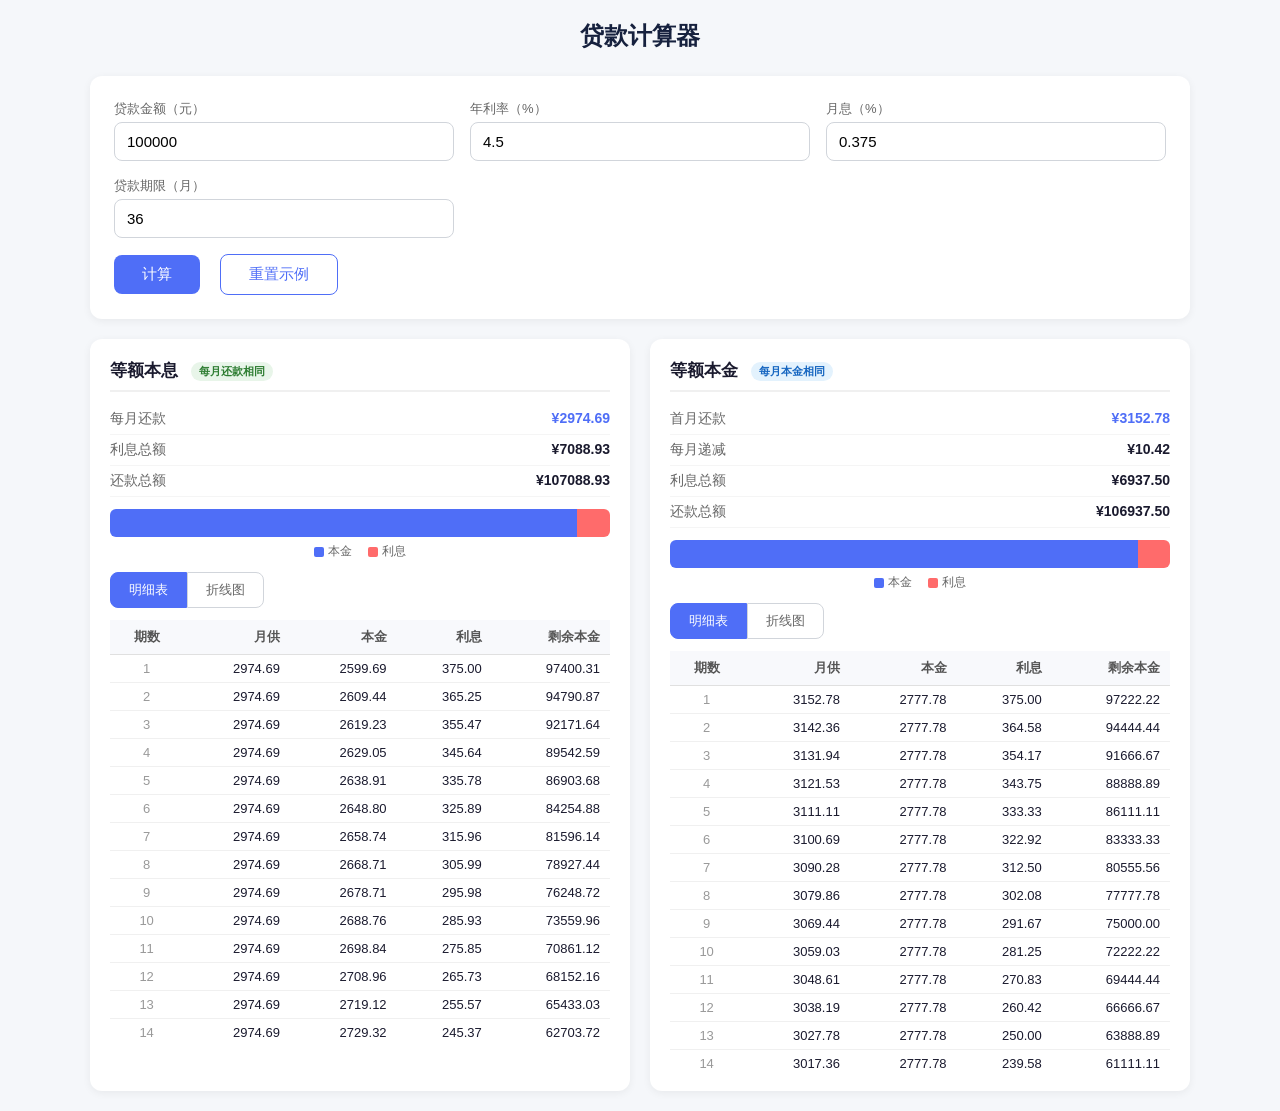
<file: 贷款计算器.html>
<!DOCTYPE html>
<html lang="zh-CN">
<head>
<meta charset="UTF-8">
<meta name="viewport" content="width=device-width, initial-scale=1.0">
<title>贷款计算器 — 等额本息 / 等额本金</title>
<style>
* { margin: 0; padding: 0; box-sizing: border-box; }
body { font-family: -apple-system, BlinkMacSystemFont, "Segoe UI", Roboto, "Noto Sans SC", sans-serif; background: #f5f7fa; color: #1a1a2e; padding: 20px; }
.container { max-width: 1100px; margin: 0 auto; }
h1 { text-align: center; font-size: 24px; margin-bottom: 24px; color: #16213e; }
.card { background: #fff; border-radius: 12px; padding: 24px; margin-bottom: 20px; box-shadow: 0 2px 8px rgba(0,0,0,.06); }
.form-grid { display: grid; grid-template-columns: 1fr 1fr 1fr; gap: 16px; }
.form-group label { display: block; font-size: 13px; color: #666; margin-bottom: 4px; }
.form-group input { width: 100%; padding: 10px 12px; border: 1px solid #d1d5db; border-radius: 8px; font-size: 15px; outline: none; transition: .2s; }
.form-group input:focus { border-color: #4f6ef7; box-shadow: 0 0 0 3px rgba(79,110,247,.15); }
.btn { padding: 10px 28px; border: none; border-radius: 8px; font-size: 15px; cursor: pointer; transition: .2s; }
.btn-primary { background: #4f6ef7; color: #fff; }
.btn-primary:hover { background: #3b5ae0; }
.btn-outline { background: transparent; color: #4f6ef7; border: 1px solid #4f6ef7; margin-left: 8px; }
.btn-outline:hover { background: #f0f3ff; }
.actions { margin-top: 16px; display: flex; align-items: center; gap: 12px; flex-wrap: wrap; }
.compare-cards { display: grid; grid-template-columns: 1fr 1fr; gap: 20px; }
.compare-card { background: #fff; border-radius: 12px; padding: 20px; box-shadow: 0 2px 8px rgba(0,0,0,.06); }
.compare-card h2 { font-size: 17px; margin-bottom: 12px; padding-bottom: 8px; border-bottom: 2px solid #f0f0f0; }
.compare-card h2 .tag { display: inline-block; font-size: 11px; padding: 2px 8px; border-radius: 10px; margin-left: 8px; vertical-align: middle; }
.tag-debx { background: #e8f5e9; color: #2e7d32; }
.tag-debj { background: #e3f2fd; color: #1565c0; }
.stat-row { display: flex; justify-content: space-between; padding: 6px 0; font-size: 14px; border-bottom: 1px solid #f5f5f5; }
.stat-row:last-child { border-bottom: none; }
.stat-row .label { color: #666; }
.stat-row .value { font-weight: 600; font-variant-numeric: tabular-nums; }
.stat-row .value.primary { color: #4f6ef7; }
.table-wrap { overflow-x: auto; margin-top: 12px; max-height: 420px; overflow-y: auto; }
table { width: 100%; border-collapse: collapse; font-size: 13px; }
th { background: #f8f9fc; position: sticky; top: 0; z-index: 1; padding: 8px 10px; text-align: right; border-bottom: 1px solid #e0e0e0; color: #555; font-weight: 600; }
th:first-child { text-align: center; }
td { padding: 6px 10px; text-align: right; border-bottom: 1px solid #f0f0f0; font-variant-numeric: tabular-nums; }
td:first-child { text-align: center; color: #999; }
tr:hover td { background: #fafbff; }
tr.total-row td { font-weight: 700; border-top: 2px solid #ddd; background: #f8f9fc; }
.empty-state { text-align: center; padding: 40px 0; color: #aaa; font-size: 14px; }
.tabs { display: flex; gap: 0; margin-bottom: 12px; }
.tab { padding: 8px 18px; border: 1px solid #d1d5db; cursor: pointer; font-size: 13px; background: #fff; color: #666; transition: .2s; }
.tab:first-child { border-radius: 8px 0 0 8px; }
.tab:last-child { border-radius: 0 8px 8px 0; }
.tab.active { background: #4f6ef7; color: #fff; border-color: #4f6ef7; }
.chart-bar-wrap { margin: 12px 0; }
.chart-bar { display: flex; height: 28px; border-radius: 6px; overflow: hidden; }
.chart-bar .principal { background: #4f6ef7; transition: width .4s; }
.chart-bar .interest { background: #ff6b6b; transition: width .4s; }
.chart-legend { display: flex; gap: 16px; justify-content: center; margin-top: 6px; font-size: 12px; color: #666; }
.chart-legend span::before { content: ""; display: inline-block; width: 10px; height: 10px; border-radius: 2px; margin-right: 4px; vertical-align: middle; }
.chart-legend .l-principal::before { background: #4f6ef7; }
.chart-legend .l-interest::before { background: #ff6b6b; }
#monthlyChart { margin-top: 16px; }
#monthlyChart svg { width: 100%; height: 200px; }
@media (max-width: 768px) {
  .form-grid { grid-template-columns: 1fr; }
  .compare-cards { grid-template-columns: 1fr; }
}
</style>
</head>
<body>
<div class="container">
  <h1>贷款计算器</h1>
  <div class="card">
    <div class="form-grid">
      <div class="form-group">
        <label>贷款金额（元）</label>
        <input type="number" id="amount" value="100000" step="10000" min="0">
      </div>
      <div class="form-group">
        <label>年利率（%）</label>
        <input type="number" id="rateYear" value="4.5" step="0.05" min="0" oninput="syncRate('year')">
      </div>
      <div class="form-group">
        <label>月息（%）</label>
        <input type="number" id="rateMonth" value="0.375" step="0.001" min="0" oninput="syncRate('month')">
      </div>
      <div class="form-group">
        <label>贷款期限（月）</label>
        <input type="number" id="months" value="36" step="1" min="1" max="480">
      </div>
    </div>
    <div class="actions">
      <button class="btn btn-primary" onclick="calc()">计算</button>
      <button class="btn btn-outline" onclick="resetExample()">重置示例</button>
    </div>
  </div>

  <div id="result" style="display:none">
    <div class="compare-cards">
      <!-- 等额本息 -->
      <div class="compare-card" id="debxCard">
        <h2>等额本息 <span class="tag tag-debx">每月还款相同</span></h2>
        <div class="stat-row"><span class="label">每月还款</span><span class="value primary" id="debxMonthly"></span></div>
        <div class="stat-row"><span class="label">利息总额</span><span class="value" id="debxTotalInterest"></span></div>
        <div class="stat-row"><span class="label">还款总额</span><span class="value" id="debxTotalPayment"></span></div>
        <div class="chart-bar-wrap">
          <div class="chart-bar"><div class="principal" id="debxBarPrincipal" style="width:50%"></div><div class="interest" id="debxBarInterest" style="width:50%"></div></div>
          <div class="chart-legend"><span class="l-principal">本金</span><span class="l-interest">利息</span></div>
        </div>
        <div class="tabs" id="debxTabs">
          <span class="tab active" onclick="switchDebxTab('table')">明细表</span>
          <span class="tab" onclick="switchDebxTab('chart')">折线图</span>
        </div>
        <div class="table-wrap" id="debxTable"></div>
        <div id="debxChart" style="display:none"></div>
      </div>

      <!-- 等额本金 -->
      <div class="compare-card" id="debjCard">
        <h2>等额本金 <span class="tag tag-debj">每月本金相同</span></h2>
        <div class="stat-row"><span class="label">首月还款</span><span class="value primary" id="debjFirst"></span></div>
        <div class="stat-row"><span class="label">每月递减</span><span class="value" id="debjDecrease"></span></div>
        <div class="stat-row"><span class="label">利息总额</span><span class="value" id="debjTotalInterest"></span></div>
        <div class="stat-row"><span class="label">还款总额</span><span class="value" id="debjTotalPayment"></span></div>
        <div class="chart-bar-wrap">
          <div class="chart-bar"><div class="principal" id="debjBarPrincipal" style="width:50%"></div><div class="interest" id="debjBarInterest" style="width:50%"></div></div>
          <div class="chart-legend"><span class="l-principal">本金</span><span class="l-interest">利息</span></div>
        </div>
        <div class="tabs" id="debjTabs">
          <span class="tab active" onclick="switchDebjTab('table')">明细表</span>
          <span class="tab" onclick="switchDebjTab('chart')">折线图</span>
        </div>
        <div class="table-wrap" id="debjTable"></div>
        <div id="debjChart" style="display:none"></div>
      </div>
    </div>
  </div>
</div>

<script>
function calc() {
  const P = parseFloat(document.getElementById('amount').value) || 0;
  const r = (parseFloat(document.getElementById('rateMonth').value) || 0) / 100;
  const n = parseInt(document.getElementById('months').value) || 1;

  // 等额本息
  const debxMonthly = r > 0 ? P * r * Math.pow(1 + r, n) / (Math.pow(1 + r, n) - 1) : P / n;
  const debxRows = [];
  let balance = P;
  let debxTotalInterest = 0;
  for (let i = 1; i <= n; i++) {
    const interest = balance * r;
    const principal = debxMonthly - interest;
    balance -= principal;
    debxTotalInterest += interest;
    debxRows.push({ month: i, principal, interest, total: debxMonthly, balance: balance > 0 ? balance : 0 });
  }
  const debxTotalPayment = P + debxTotalInterest;

  // 等额本金
  const basePrincipal = P / n;
  const debjRows = [];
  let debjBalance = P;
  let debjTotalInterest = 0;
  let debjFirst = 0;
  for (let i = 1; i <= n; i++) {
    const interest = debjBalance * r;
    const total = basePrincipal + interest;
    if (i === 1) debjFirst = total;
    debjBalance -= basePrincipal;
    debjTotalInterest += interest;
    debjRows.push({ month: i, principal: basePrincipal, interest, total, balance: debjBalance > 0 ? debjBalance : 0 });
  }
  const debjTotalPayment = P + debjTotalInterest;
  const monthlyDecrease = r > 0 ? basePrincipal * r : 0;

  // 填充摘要
  document.getElementById('debxMonthly').textContent = '¥' + debxMonthly.toFixed(2);
  document.getElementById('debxTotalInterest').textContent = '¥' + debxTotalInterest.toFixed(2);
  document.getElementById('debxTotalPayment').textContent = '¥' + debxTotalPayment.toFixed(2);
  const debxPct = (P / debxTotalPayment * 100);
  document.getElementById('debxBarPrincipal').style.width = debxPct + '%';
  document.getElementById('debxBarInterest').style.width = (100 - debxPct) + '%';

  document.getElementById('debjFirst').textContent = '¥' + debjFirst.toFixed(2);
  document.getElementById('debjDecrease').textContent = '¥' + monthlyDecrease.toFixed(2);
  document.getElementById('debjTotalInterest').textContent = '¥' + debjTotalInterest.toFixed(2);
  document.getElementById('debjTotalPayment').textContent = '¥' + debjTotalPayment.toFixed(2);
  const debjPct = (P / debjTotalPayment * 100);
  document.getElementById('debjBarPrincipal').style.width = debjPct + '%';
  document.getElementById('debjBarInterest').style.width = (100 - debjPct) + '%';

  // 明细表
  renderTable('debxTable', debxRows);
  renderTable('debjTable', debjRows);

  // 折线图
  renderChart('debxChart', debxRows);
  renderChart('debjChart', debjRows);

  document.getElementById('result').style.display = 'block';

  // 切换 tab 时激活
  document.querySelectorAll('#debxTabs .tab, #debjTabs .tab').forEach(t => t.classList.remove('active'));
  document.querySelector('#debxTabs .tab:first-child').classList.add('active');
  document.querySelector('#debjTabs .tab:first-child').classList.add('active');
}

function renderTable(id, rows) {
  let html = '<table><thead><tr><th>期数</th><th>月供</th><th>本金</th><th>利息</th><th>剩余本金</th></tr></thead><tbody>';
  rows.forEach(r => {
    html += '<tr><td>' + r.month + '</td><td>' + r.total.toFixed(2) + '</td><td>' + r.principal.toFixed(2) + '</td><td>' + r.interest.toFixed(2) + '</td><td>' + r.balance.toFixed(2) + '</td></tr>';
  });
  html += '</tbody></table>';
  document.getElementById(id).innerHTML = html;
}

function renderChart(id, rows) {
  const maxTotal = Math.max(...rows.map(r => r.total));
  const w = 800, h = 200;
  const pad = { top: 20, right: 20, bottom: 30, left: 50 };
  const plotW = w - pad.left - pad.right;
  const plotH = h - pad.top - pad.bottom;
  const step = plotW / Math.max(rows.length - 1, 1);

  const principalPoints = rows.map((r, i) => (pad.left + i * step).toFixed(0) + ',' + (pad.top + plotH - (r.principal / maxTotal) * plotH * 0.85).toFixed(1));
  const interestPoints = rows.map((r, i) => {
    const y = pad.top + plotH - ((r.principal + r.interest) / maxTotal) * plotH * 0.85;
    return (pad.left + i * step).toFixed(0) + ',' + y.toFixed(1);
  });
  const totalPoints = rows.map((r, i) => (pad.left + i * step).toFixed(0) + ',' + (pad.top + plotH - (r.total / maxTotal) * plotH * 0.85).toFixed(1));

  // 面积：interest 区域 (顶部)
  const interestArea = interestPoints.slice().reverse().map(p => {
    const [x, y] = p.split(',');
    const bottomY = pad.top + plotH;
    return x + ',' + bottomY;
  });
  // 面积：principal 区域 (底部到底部)
  const principalArea = principalPoints.slice().reverse().map(p => {
    const [x, y] = p.split(',');
    const bottomY = pad.top + plotH;
    return x + ',' + bottomY;
  });

  // Y轴刻度
  let yTicks = '';
  const ticks = 5;
  for (let i = 0; i <= ticks; i++) {
    const val = (maxTotal * 1.05 / ticks * (ticks - i));
    const yy = pad.top + (plotH / ticks * i);
    yTicks += '<text x="' + (pad.left - 8) + '" y="' + (yy + 4) + '" text-anchor="end" font-size="11" fill="#999">' + (val).toFixed(0) + '</text><line x1="' + pad.left + '" y1="' + yy + '" x2="' + (w - pad.right) + '" y2="' + yy + '" stroke="#eee" stroke-width="1"/>';
  }

  const svg = '<svg viewBox="0 0 ' + w + ' ' + h + '" xmlns="http://www.w3.org/2000/svg">' + yTicks + '<polygon points="' + interestArea.join(' ') + '" fill="rgba(255,107,107,0.15)" /><polygon points="' + principalArea.join(' ') + '" fill="rgba(79,110,247,0.15)" /><polyline points="' + totalPoints.join(' ') + '" fill="none" stroke="#4f6ef7" stroke-width="2" /><polyline points="' + interestPoints.join(' ') + '" fill="none" stroke="#ff6b6b" stroke-width="1.5" stroke-dasharray="4,3" /><polyline points="' + principalPoints.join(' ') + '" fill="none" stroke="#4f6ef7" stroke-width="1.5" stroke-dasharray="4,3" /><text x="' + (w - pad.right) + '" y="' + (pad.top - 6) + '" text-anchor="end" font-size="11" fill="#4f6ef7">月供</text><text x="' + (w - pad.right) + '" y="' + (pad.top + 8) + '" text-anchor="end" font-size="11" fill="#ff6b6b">利息</text></svg>';
  document.getElementById(id).innerHTML = svg;
}

function switchDebxTab(tab) {
  const t = document.getElementById('debxTabs').querySelectorAll('.tab');
  t[0].classList.toggle('active', tab === 'table');
  t[1].classList.toggle('active', tab === 'chart');
  document.getElementById('debxTable').style.display = tab === 'table' ? '' : 'none';
  document.getElementById('debxChart').style.display = tab === 'chart' ? '' : 'none';
}

function switchDebjTab(tab) {
  const t = document.getElementById('debjTabs').querySelectorAll('.tab');
  t[0].classList.toggle('active', tab === 'table');
  t[1].classList.toggle('active', tab === 'chart');
  document.getElementById('debjTable').style.display = tab === 'table' ? '' : 'none';
  document.getElementById('debjChart').style.display = tab === 'chart' ? '' : 'none';
}

function resetExample() {
  document.getElementById('amount').value = 100000;
  document.getElementById('rateYear').value = 4.5;
  document.getElementById('rateMonth').value = 0.375;
  document.getElementById('months').value = 36;
  calc();
}

function syncRate(from) {
  if (from === 'year') {
    const y = parseFloat(document.getElementById('rateYear').value) || 0;
    document.getElementById('rateMonth').value = (y / 12).toFixed(3);
  } else {
    const m = parseFloat(document.getElementById('rateMonth').value) || 0;
    document.getElementById('rateYear').value = (m * 12).toFixed(2);
  }
}

calc();
</script>
</body>
</html>
</file>
